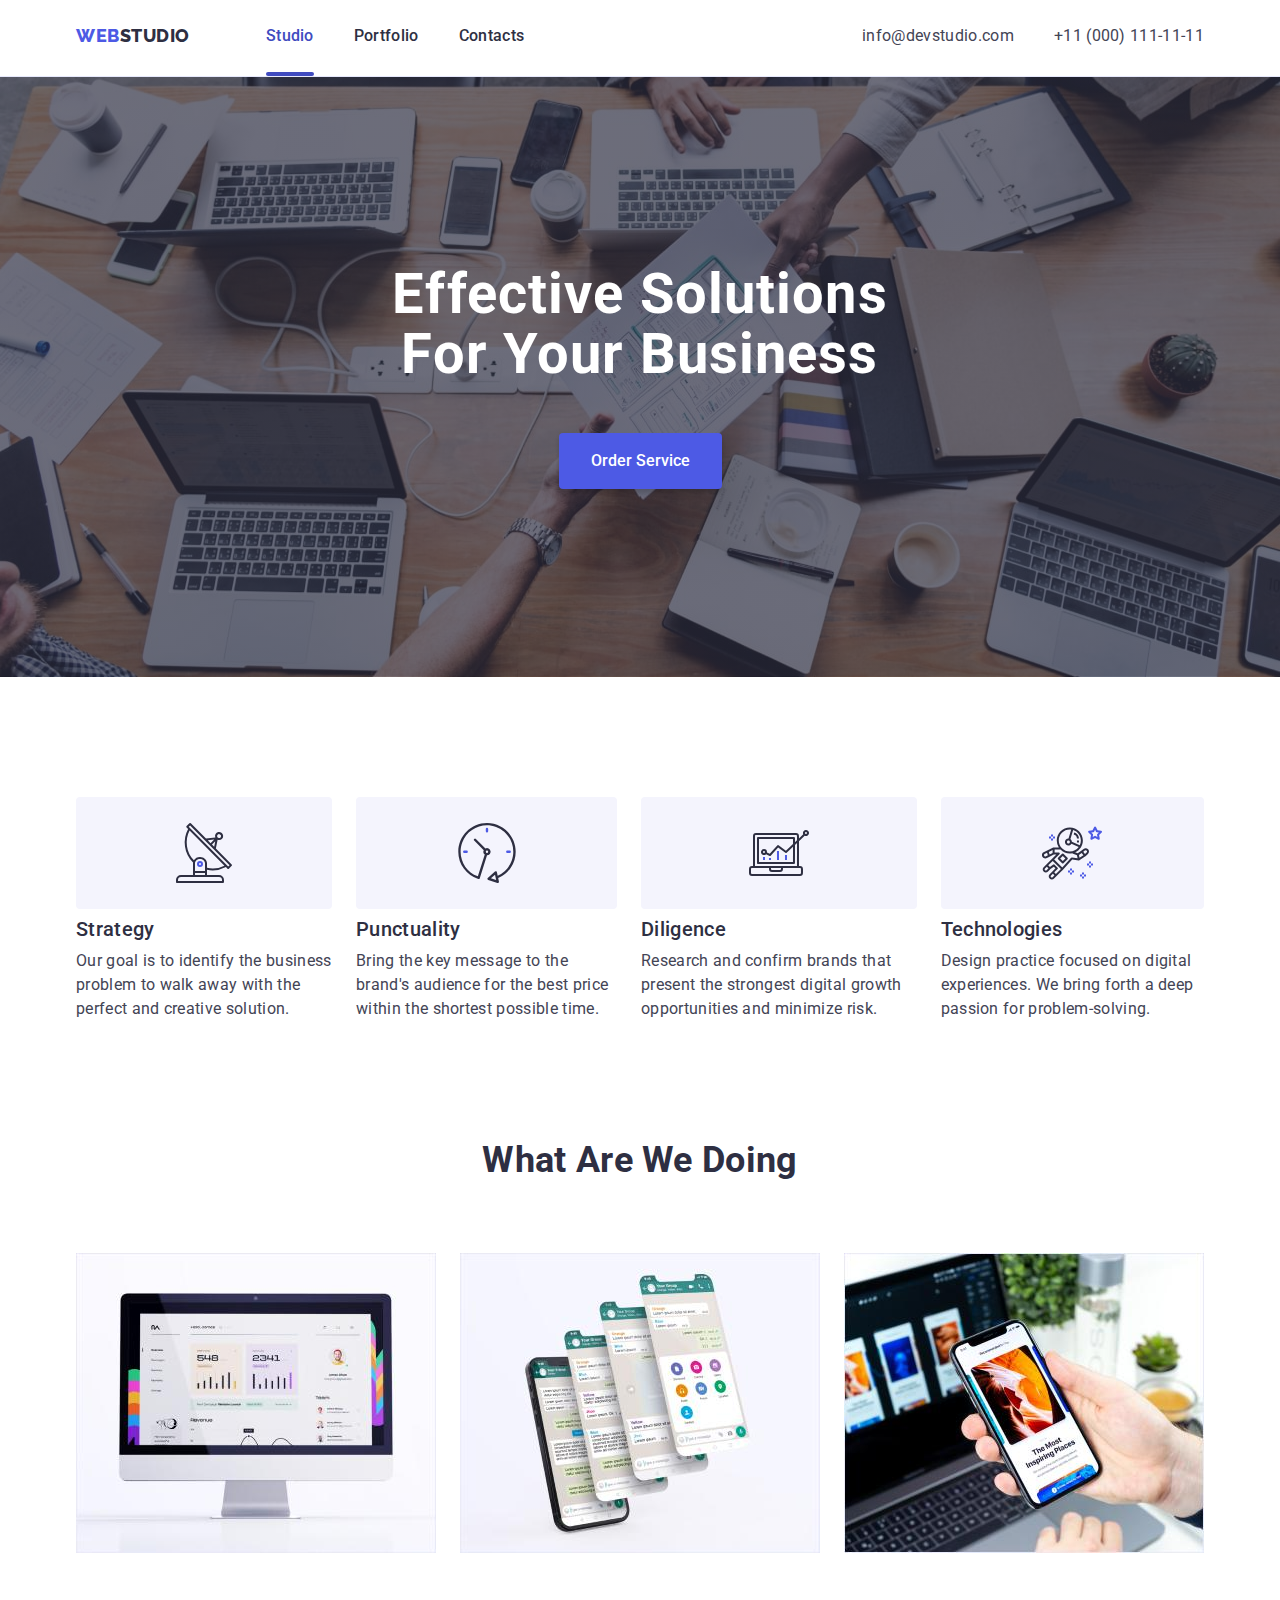
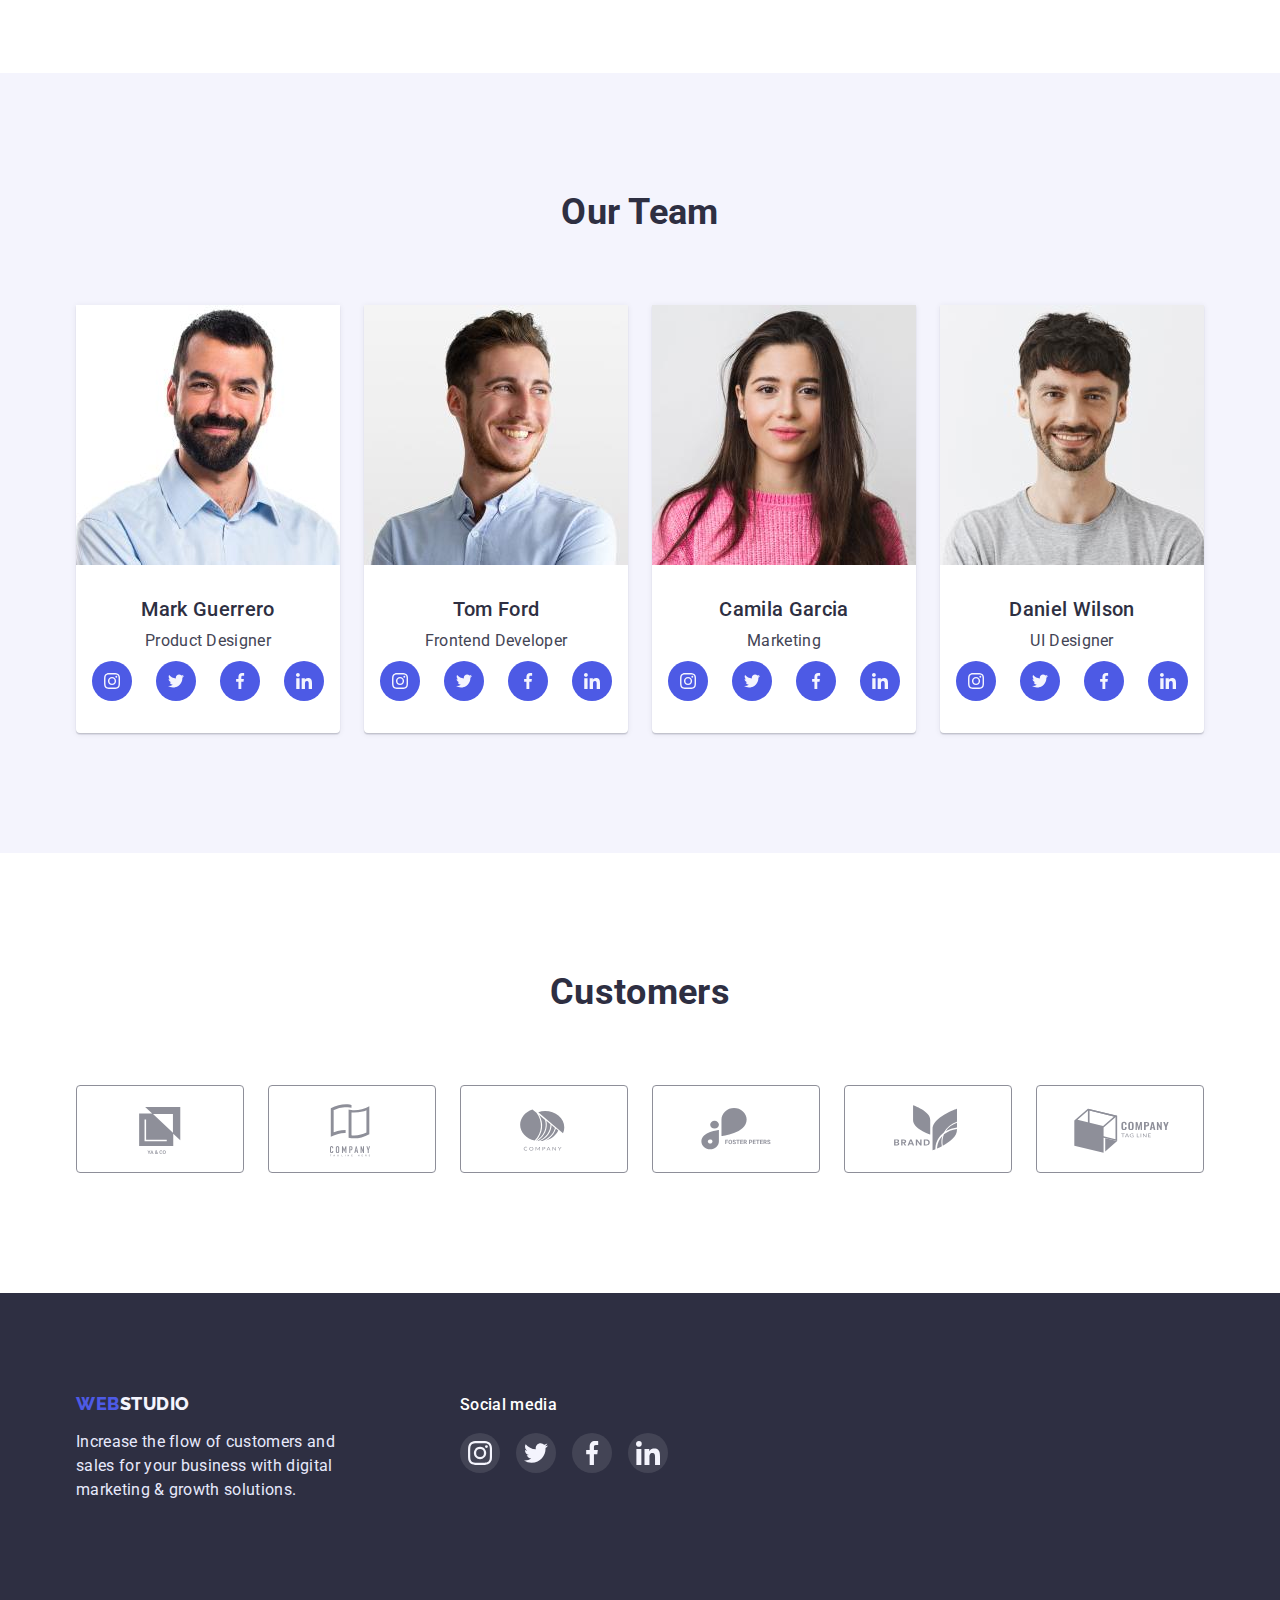
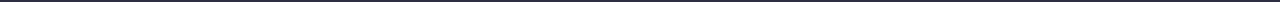
<file: index.html>
<!DOCTYPE html>
<html lang="en">
  <head>
    <meta charset="UTF-8" />
    <meta http-equiv="X-UA-Compatible" content="IE=edge" />
    <meta name="viewport" content="width=device-width, initial-scale=1.0" />
    <title>Main page</title>
    <link rel="preconnect" href="https://fonts.googleapis.com" />
    <link rel="preconnect" href="https://fonts.gstatic.com" crossorigin />
    <link
      href="https://fonts.googleapis.com/css2?family=Raleway:wght@800&family=Roboto:wght@400;500;700;900&display=swap"
      rel="stylesheet"
    />
    <link
      rel="stylesheet"
      href="https://cdnjs.cloudflare.com/ajax/libs/modern-normalize/1.0.0/modern-normalize.min.css"
    />
    <link rel="stylesheet" href="./css/style.css" />
  </head>
  <body>
    <header class="main-header">
      <div class="container flex-container">
        <nav class="flex-container">
          <a class="logo" href="./index.html"><span>Web</span>Studio</a>
          <ul class="menu-list flex-container">
            <li><a class="nav-title current" href="./index.html">Studio</a></li>
            <li><a class="nav-title" href="./portfolio.html">Portfolio</a></li>
            <li><a class="nav-title" href="./contacts.html">Contacts</a></li>
          </ul>
        </nav>
        <address class="address">
          <ul class="flex-container">
            <li>
              <a class="contacts" href="mailto:info@devstudio.com"
                >info@devstudio.com</a
              >
            </li>
            <li>
              <a class="contacts" href="tel:+110001111111"
                >+11 (000) 111-11-11</a
              >
            </li>
          </ul>
        </address>
      </div>
    </header>
    <main>
      <section class="hero">
        <h1 class="main-title">Effective Solutions for Your Business</h1>
        <button class="order-service" type="button" data-modal-open>
          Order Service
        </button>
      </section>
      <section class="benefits">
        <div class="container">
          <h2 class="visually-hidden">Benefits</h2>
          <ul class="flex-container">
            <li class="benefits-card">
              <div class="benefits-icon">
                <svg>
                  <use href="./images/icons.svg#icon-antenna-1"></use>
                </svg>
              </div>
              <h3 class="benefits-title">Strategy</h3>
              <p>
                Our goal is to identify the business problem to walk away with
                the perfect and creative solution.
              </p>
            </li>
            <li class="benefits-card">
              <div class="benefits-icon">
                <svg>
                  <use href="./images/icons.svg#icon-clock-1"></use>
                </svg>
              </div>
              <h3 class="benefits-title">Punctuality</h3>
              <p>
                Bring the key message to the brand's audience for the best price
                within the shortest possible time.
              </p>
            </li>
            <li class="benefits-card">
              <div class="benefits-icon">
                <svg>
                  <use href="./images/icons.svg#icon-diagram-1"></use>
                </svg>
              </div>
              <h3 class="benefits-title">Diligence</h3>
              <p>
                Research and confirm brands that present the strongest digital
                growth opportunities and minimize risk.
              </p>
            </li>
            <li class="benefits-card">
              <div class="benefits-icon">
                <svg>
                  <use href="./images/icons.svg#icon-astronaut-1"></use>
                </svg>
              </div>
              <h3 class="benefits-title">Technologies</h3>
              <p>
                Design practice focused on digital experiences. We bring forth a
                deep passion for problem-solving.
              </p>
            </li>
          </ul>
        </div>
      </section>
      <section class="doing-section">
        <div class="container">
          <h2 class="doing-title">What are we doing</h2>
          <ul class="flex-container">
            <li class="doing-card">
              <img
                src="./images/img_1.jpg"
                alt="Laptop solutions"
                width="360"
              />
            </li>
            <li class="doing-card">
              <img
                src="./images/img_2.jpg"
                alt="Mobile solutions"
                width="360"
              />
            </li>
            <li class="doing-card">
              <img
                src="./images/img_3.jpg"
                alt="Combine solutions"
                width="360"
              />
            </li>
          </ul>
        </div>
      </section>
      <section class="team">
        <div class="container">
          <h2 class="team-title">Our Team</h2>
          <ul class="flex-container">
            <li class="team-member-card">
              <img
                src="./images/team_1.jpg"
                alt="Our team member"
                width="264"
              />
              <h3 class="team-member-title">Mark Guerrero</h3>
              <p class="position">Product Designer</p>
              <ul class="social-network-list">
                <li class="social-network-item">
                  <a
                    class="social-network-link"
                    href="https://www.instagram.com"
                    aria-label="instagram"
                  >
                    <svg>
                      <use href="./images/icons.svg#icon-instagram"></use>
                    </svg>
                  </a>
                </li>
                <li class="social-network-item">
                  <a
                    class="social-network-link"
                    href="https://twitter.com"
                    aria-label="twitter"
                  >
                    <svg>
                      <use href="./images/icons.svg#icon-twitter"></use>
                    </svg>
                  </a>
                </li>
                <li class="social-network-item">
                  <a
                    class="social-network-link"
                    href="https://uk-ua.facebook.com"
                    aria-label="facebook"
                  >
                    <svg>
                      <use href="./images/icons.svg#icon-facebook"></use>
                    </svg>
                  </a>
                </li>
                <li class="social-network-item">
                  <a
                    class="social-network-link"
                    href="https://ua.linkedin.com"
                    aria-label="linkedin"
                  >
                    <svg>
                      <use href="./images/icons.svg#icon-linkedin"></use>
                    </svg>
                  </a>
                </li>
              </ul>
            </li>
            <li class="team-member-card">
              <img
                src="./images/team_2.jpg"
                alt="Our team member"
                width="264"
              />
              <h3 class="team-member-title">Tom Ford</h3>
              <p class="position">Frontend Developer</p>
              <ul class="social-network-list">
                <li class="social-network-item">
                  <a
                    class="social-network-link"
                    href="https://www.instagram.com"
                    aria-label="instagram"
                  >
                    <svg>
                      <use href="./images/icons.svg#icon-instagram"></use>
                    </svg>
                  </a>
                </li>
                <li class="social-network-item">
                  <a
                    class="social-network-link"
                    href="https://twitter.com"
                    aria-label="twitter"
                  >
                    <svg>
                      <use href="./images/icons.svg#icon-twitter"></use>
                    </svg>
                  </a>
                </li>
                <li class="social-network-item">
                  <a
                    class="social-network-link"
                    href="https://uk-ua.facebook.com"
                    aria-label="facebook"
                  >
                    <svg>
                      <use href="./images/icons.svg#icon-facebook"></use>
                    </svg>
                  </a>
                </li>
                <li class="social-network-item">
                  <a
                    class="social-network-link"
                    href="https://ua.linkedin.com"
                    aria-label="linkedin"
                  >
                    <svg>
                      <use href="./images/icons.svg#icon-linkedin"></use>
                    </svg>
                  </a>
                </li>
              </ul>
            </li>
            <li class="team-member-card">
              <img
                src="./images/team_3.jpg"
                alt="Our team member"
                width="264"
              />
              <h3 class="team-member-title">Camila Garcia</h3>
              <p class="position">Marketing</p>
              <ul class="social-network-list">
                <li class="social-network-item">
                  <a
                    class="social-network-link"
                    href="https://www.instagram.com"
                    aria-label="instagram"
                  >
                    <svg>
                      <use href="./images/icons.svg#icon-instagram"></use>
                    </svg>
                  </a>
                </li>
                <li class="social-network-item">
                  <a
                    class="social-network-link"
                    href="https://twitter.com"
                    aria-label="twitter"
                  >
                    <svg>
                      <use href="./images/icons.svg#icon-twitter"></use>
                    </svg>
                  </a>
                </li>
                <li class="social-network-item">
                  <a
                    class="social-network-link"
                    href="https://uk-ua.facebook.com"
                    aria-label="facebook"
                  >
                    <svg>
                      <use href="./images/icons.svg#icon-facebook"></use>
                    </svg>
                  </a>
                </li>
                <li class="social-network-item">
                  <a
                    class="social-network-link"
                    href="https://ua.linkedin.com"
                    aria-label="linkedin"
                  >
                    <svg>
                      <use href="./images/icons.svg#icon-linkedin"></use>
                    </svg>
                  </a>
                </li>
              </ul>
            </li>
            <li class="team-member-card">
              <img
                src="./images/team_4.jpg"
                alt="Our team member"
                width="264"
              />
              <h3 class="team-member-title">Daniel Wilson</h3>
              <p class="position">UI Designer</p>
              <ul class="social-network-list">
                <li class="social-network-item">
                  <a
                    class="social-network-link"
                    href="https://www.instagram.com"
                    aria-label="instagram"
                  >
                    <svg>
                      <use href="./images/icons.svg#icon-instagram"></use>
                    </svg>
                  </a>
                </li>
                <li class="social-network-item">
                  <a
                    class="social-network-link"
                    href="https://twitter.com"
                    aria-label="twitter"
                  >
                    <svg>
                      <use href="./images/icons.svg#icon-twitter"></use>
                    </svg>
                  </a>
                </li>
                <li class="social-network-item">
                  <a
                    class="social-network-link"
                    href="https://uk-ua.facebook.com"
                    aria-label="facebook"
                  >
                    <svg>
                      <use href="./images/icons.svg#icon-facebook"></use>
                    </svg>
                  </a>
                </li>
                <li class="social-network-item">
                  <a
                    class="social-network-link"
                    href="https://ua.linkedin.com"
                    aria-label="linkedin"
                  >
                    <svg>
                      <use href="./images/icons.svg#icon-linkedin"></use>
                    </svg>
                  </a>
                </li>
              </ul>
            </li>
          </ul>
        </div>
      </section>
      <section class="customers">
        <div class="container">
          <h2 class="customer-title">Customers</h2>
          <ul class="flex-container">
            <li class="customer-item">
              <a href="https://github.com" aria-label="Company 1">
                <svg>
                  <use href="./images/icons.svg#icon-customer-1"></use>
                </svg>
              </a>
            </li>
            <li class="customer-item">
              <a href="https://github.com" aria-label="Company 2">
                <svg>
                  <use href="./images/icons.svg#icon-customer-2"></use>
                </svg>
              </a>
            </li>
            <li class="customer-item">
              <a href="https://github.com" aria-label="Company 3">
                <svg>
                  <use href="./images/icons.svg#icon-customer-3"></use>
                </svg>
              </a>
            </li>
            <li class="customer-item">
              <a href="https://github.com" aria-label="Company 4">
                <svg>
                  <use href="./images/icons.svg#icon-customer-4"></use>
                </svg>
              </a>
            </li>
            <li class="customer-item">
              <a href="https://github.com" aria-label="Company 5">
                <svg>
                  <use href="./images/icons.svg#icon-customer-5"></use>
                </svg>
              </a>
            </li>
            <li class="customer-item">
              <a href="https://github.com" aria-label="Company 6">
                <svg>
                  <use href="./images/icons.svg#icon-customer-6"></use>
                </svg>
              </a>
            </li>
          </ul>
        </div>
      </section>
    </main>
    <footer>
      <div class="container flex-container footer-container">
        <div class="footer-element">
          <a class="logo footer-logo" href="./index.html"
            ><span>Web</span>Studio</a
          >
          <p class="footer-text">
            Increase the flow of customers and sales for your business with
            digital marketing & growth solutions.
          </p>
        </div>
        <div class="footer-element">
          <p class="social-media">Social media</p>
          <ul class="footer-social-networks">
            <li class="footer-social-networks-item">
              <a href="https://www.instagram.com" aria-label="instagram">
                <svg>
                  <use href="./images/icons.svg#icon-instagram"></use>
                </svg>
              </a>
            </li>
            <li class="footer-social-networks-item">
              <a href="https://twitter.com" aria-label="twitter">
                <svg>
                  <use href="./images/icons.svg#icon-twitter"></use>
                </svg>
              </a>
            </li>
            <li class="footer-social-networks-item">
              <a href="https://uk-ua.facebook.com" aria-label="facebook">
                <svg>
                  <use href="./images/icons.svg#icon-facebook"></use>
                </svg>
              </a>
            </li>
            <li class="footer-social-networks-item">
              <a href="https://ua.linkedin.com" aria-label="linkedin">
                <svg>
                  <use href="./images/icons.svg#icon-linkedin"></use>
                </svg>
              </a>
            </li>
          </ul>
        </div>
      </div>
    </footer>
    <div class="overlay is-hidden" data-modal>
      <div class="modal">
        <button class="close-btn" type="button" data-modal-close>
          <svg width="8px" height="8px">
            <use href="./images/icons.svg#close"></use>
          </svg>
        </button>
      </div>
    </div>
    <script src="./js/modal.js"></script>
  </body>
</html>
</file>
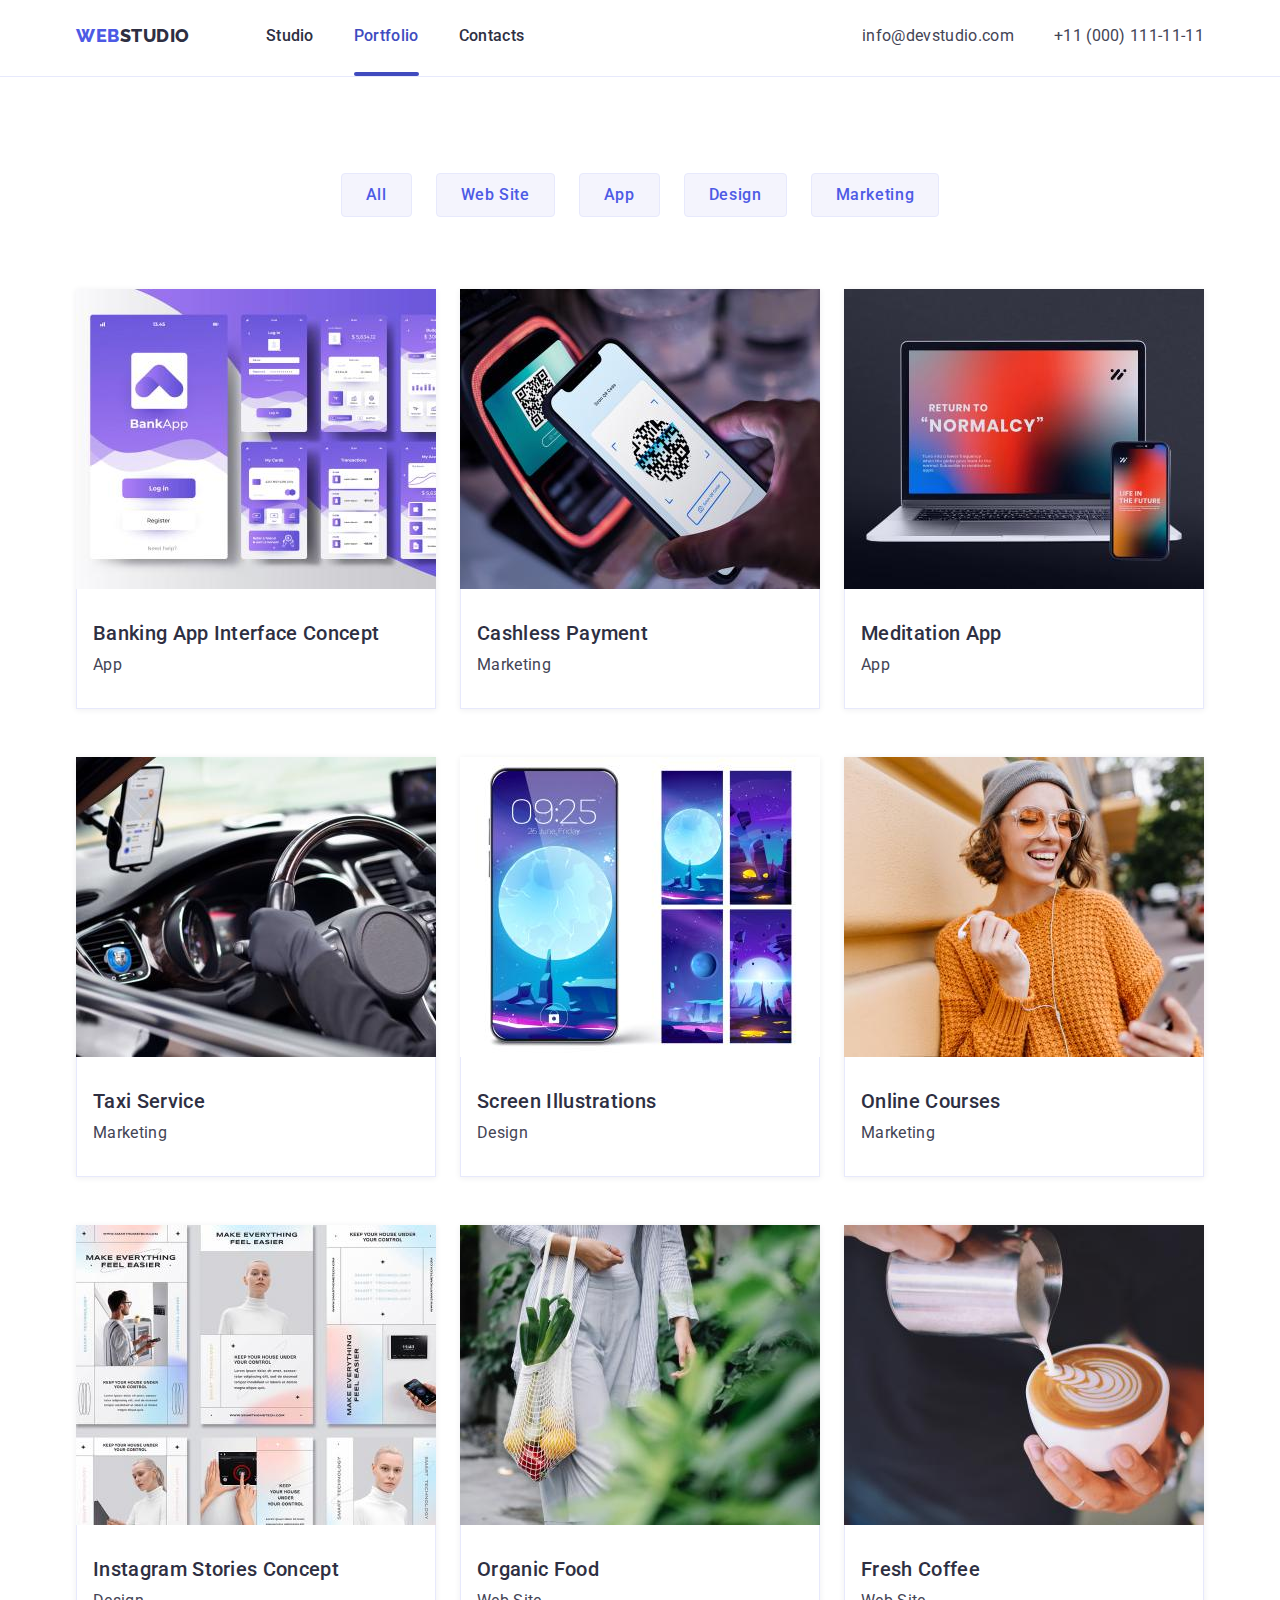
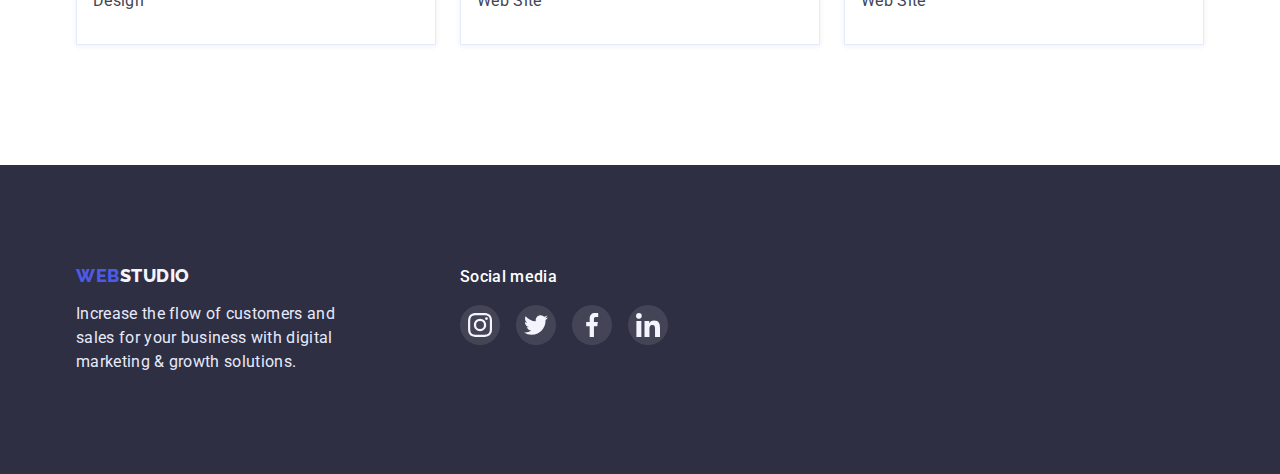
<file: portfolio.html>
<!DOCTYPE html>
<html lang="en">
  <head>
    <meta charset="UTF-8" />
    <meta http-equiv="X-UA-Compatible" content="IE=edge" />
    <meta name="viewport" content="width=device-width, initial-scale=1.0" />
    <title>Portfolio</title>
    <link rel="preconnect" href="https://fonts.googleapis.com" />
    <link rel="preconnect" href="https://fonts.gstatic.com" crossorigin />
    <link
      href="https://fonts.googleapis.com/css2?family=Raleway:wght@800&family=Roboto:wght@400;500;700;900&display=swap"
      rel="stylesheet"
    />
    <link
      rel="stylesheet"
      href="https://cdnjs.cloudflare.com/ajax/libs/modern-normalize/1.0.0/modern-normalize.min.css"
    />
    <link rel="stylesheet" href="./css/style.css" />
  </head>
  <body>
    <header class="main-header">
      <div class="container flex-container">
        <nav class="flex-container">
          <a class="logo" href="./index.html"><span>Web</span>Studio</a>
          <ul class="menu-list flex-container">
            <li><a class="nav-title" href="./index.html">Studio</a></li>
            <li>
              <a class="nav-title current" href="./portfolio.html">Portfolio</a>
            </li>
            <li><a class="nav-title" href="./contacts.html">Contacts</a></li>
          </ul>
        </nav>
        <address class="address">
          <ul class="flex-container">
            <li>
              <a class="contacts" href="mailto:info@devstudio.com"
                >info@devstudio.com</a
              >
            </li>
            <li>
              <a class="contacts" href="tel:+110001111111"
                >+11 (000) 111-11-11</a
              >
            </li>
          </ul>
        </address>
      </div>
    </header>
    <main>
      <section class="portfolio-section">
        <h1 class="visually-hidden">Portfolio</h1>
        <ul class="filter container flex-container">
          <li><button class="filter-btn" type="button">All</button></li>
          <li><button class="filter-btn" type="button">Web Site</button></li>
          <li><button class="filter-btn" type="button">App</button></li>
          <li><button class="filter-btn" type="button">Design</button></li>
          <li><button class="filter-btn" type="button">Marketing</button></li>
        </ul>
        <ul class="portfolio-list container flex-container">
          <li>
            <a href="https://www.google.com/">
              <div class="portfolio-card-wrapper">
                <img
                  src="./images/portfolio-1.jpg"
                  alt="Banking app screens"
                  width="360"
                />
                <p class="portfolio-card-overlay">
                  14 Stylish and User-Friendly App Design Concepts · Task
                  Manager App · Calorie Tracker App · Exotic Fruit Ecommerce App
                  · Cloud Storage App
                </p>
              </div>
              <div class="border-container">
                <h2 class="example-title">Banking App Interface Concept</h2>
                <p>App</p>
              </div>
            </a>
          </li>

          <li>
            <a href="https://www.google.com/">
              <div class="portfolio-card-wrapper">
                <img
                  src="./images/portfolio-2.jpg"
                  alt="Cashless payment show"
                  width="360"
                />
                <p class="portfolio-card-overlay">
                  14 Stylish and User-Friendly App Design Concepts · Task
                  Manager App · Calorie Tracker App · Exotic Fruit Ecommerce App
                  · Cloud Storage App
                </p>
              </div>
              <div class="border-container">
                <h2 class="example-title">Cashless Payment</h2>
                <p>Marketing</p>
              </div>
            </a>
          </li>

          <li>
            <a href="https://www.google.com/">
              <div class="portfolio-card-wrapper">
                <img
                  src="./images/portfolio-3.jpg"
                  alt="Meditation app screen"
                  width="360"
                />
                <p class="portfolio-card-overlay">
                  14 Stylish and User-Friendly App Design Concepts · Task
                  Manager App · Calorie Tracker App · Exotic Fruit Ecommerce App
                  · Cloud Storage App
                </p>
              </div>
              <div class="border-container">
                <h2 class="example-title">Meditation App</h2>
                <p>App</p>
              </div>
            </a>
          </li>

          <li>
            <a href="https://www.google.com/">
              <div class="portfolio-card-wrapper">
                <img
                  src="./images/portfolio-4.jpg"
                  alt="Taxi service preview"
                  width="360"
                />
                <p class="portfolio-card-overlay">
                  14 Stylish and User-Friendly App Design Concepts · Task
                  Manager App · Calorie Tracker App · Exotic Fruit Ecommerce App
                  · Cloud Storage App
                </p>
              </div>
              <div class="border-container">
                <h2 class="example-title">Taxi Service</h2>
                <p>Marketing</p>
              </div>
            </a>
          </li>

          <li>
            <a href="https://www.google.com/">
              <div class="portfolio-card-wrapper">
                <img
                  src="./images/portfolio-5.jpg"
                  alt="Mobile screen illustrations"
                  width="360"
                />
                <p class="portfolio-card-overlay">
                  14 Stylish and User-Friendly App Design Concepts · Task
                  Manager App · Calorie Tracker App · Exotic Fruit Ecommerce App
                  · Cloud Storage App
                </p>
              </div>
              <div class="border-container">
                <h2 class="example-title">Screen Illustrations</h2>
                <p>Design</p>
              </div>
            </a>
          </li>

          <li>
            <a href="https://www.google.com/">
              <div class="portfolio-card-wrapper">
                <img
                  src="./images/portfolio-6.jpg"
                  alt="Online couerses show"
                  width="360"
                />
                <p class="portfolio-card-overlay">
                  14 Stylish and User-Friendly App Design Concepts · Task
                  Manager App · Calorie Tracker App · Exotic Fruit Ecommerce App
                  · Cloud Storage App
                </p>
              </div>
              <div class="border-container">
                <h2 class="example-title">Online Courses</h2>
                <p>Marketing</p>
              </div>
            </a>
          </li>

          <li>
            <a href="https://www.google.com/">
              <div class="portfolio-card-wrapper">
                <img
                  src="./images/portfolio-7.jpg"
                  alt="Instagram stories preview"
                  width="360"
                />
                <p class="portfolio-card-overlay">
                  14 Stylish and User-Friendly App Design Concepts · Task
                  Manager App · Calorie Tracker App · Exotic Fruit Ecommerce App
                  · Cloud Storage App
                </p>
              </div>
              <div class="border-container">
                <h2 class="example-title">Instagram Stories Concept</h2>
                <p>Design</p>
              </div>
            </a>
          </li>

          <li>
            <a href="https://www.google.com/">
              <div class="portfolio-card-wrapper">
                <img
                  src="./images/portfolio-8.jpg"
                  alt="Organic food photo sample"
                  width="360"
                />
                <p class="portfolio-card-overlay">
                  14 Stylish and User-Friendly App Design Concepts · Task
                  Manager App · Calorie Tracker App · Exotic Fruit Ecommerce App
                  · Cloud Storage App
                </p>
              </div>
              <div class="border-container">
                <h2 class="example-title">Organic Food</h2>
                <p>Web Site</p>
              </div>
            </a>
          </li>
          <li>
            <a href="https://www.google.com/">
              <div class="portfolio-card-wrapper">
                <img
                  src="./images/portfolio-9.jpg"
                  alt="Coffee cup photo"
                  width="360"
                />
                <p class="portfolio-card-overlay">
                  14 Stylish and User-Friendly App Design Concepts · Task
                  Manager App · Calorie Tracker App · Exotic Fruit Ecommerce App
                  · Cloud Storage App
                </p>
              </div>
              <div class="border-container">
                <h2 class="example-title">Fresh Coffee</h2>
                <p>Web Site</p>
              </div>
            </a>
          </li>
        </ul>
      </section>
    </main>
    <footer>
      <div class="container flex-container footer-container">
        <div class="footer-element">
          <a class="logo footer-logo" href="./index.html"
            ><span>Web</span>Studio</a
          >
          <p class="footer-text">
            Increase the flow of customers and sales for your business with
            digital marketing & growth solutions.
          </p>
        </div>
        <div class="footer-element">
          <p class="social-media">Social media</p>
          <ul class="footer-social-networks">
            <li class="footer-social-networks-item">
              <a href="https://www.instagram.com" aria-label="instagram">
                <svg>
                  <use href="./images/icons.svg#icon-instagram"></use>
                </svg>
              </a>
            </li>
            <li class="footer-social-networks-item">
              <a href="https://twitter.com" aria-label="twitter">
                <svg>
                  <use href="./images/icons.svg#icon-twitter"></use>
                </svg>
              </a>
            </li>
            <li class="footer-social-networks-item">
              <a href="https://uk-ua.facebook.com" aria-label="facebook">
                <svg>
                  <use href="./images/icons.svg#icon-facebook"></use>
                </svg>
              </a>
            </li>
            <li class="footer-social-networks-item">
              <a href="https://ua.linkedin.com" aria-label="linkedin">
                <svg>
                  <use href="./images/icons.svg#icon-linkedin"></use>
                </svg>
              </a>
            </li>
          </ul>
        </div>
      </div>
    </footer>
  </body>
</html>
</file>
<file: css/style.css>
/* div, section, p {
    outline: 1px solid greenyellow;
} */
:root {
  --main-text-color: #434455;
  --main-title-color: #2e2f42;
  --main-background-color: #ffffff;
  --secondary-background-color: #f4f4fd;
  --hover-color: #404bbf;
  --footer-text-color: #e7e9fc;
  --first-part-logo-color: #4d5ae5;
  --footer-socials-bg: rgba(255, 255, 255, 0.1);
  --footer-socials-bg-hover: #31d0aa;
  --icon-color: #8e8f99;
  --modal-overlay-bg: rgba(46, 47, 66, 0.4);
  --modal-bg-color: #fcfcfc;
  --close-btn-bg-color: #e7e9fc;
  --close-btn-border-color: rgba(0, 0, 0, 0.1);
  --transition-func: cubic-bezier(0.4, 0, 0.2, 1);
}
body {
  font-family: 'Roboto', sans-serif;
  font-weight: 400;
  font-size: 16px;
  line-height: 1.5;
  letter-spacing: 0.02em;
  color: var(--main-text-color);
  background-color: var(--main-background-color);
}

a {
  text-decoration: none;
}

ul {
  margin-top: 0;
  margin-bottom: 0;
  padding-left: 0;
  list-style: none;
}

h1,
h2,
h3,
h4,
p {
  margin-top: 0;
  margin-bottom: 0;
}

section {
  padding-top: 120px;
  padding-bottom: 120px;
}

img {
  display: block;
}
.container {
  margin: 0 auto;
  width: 1158px;
  padding: 0 15px;
}

.flex-container {
  display: flex;
}
/* Header styles */

.main-header {
  padding: 24px 0 28px 0;
  border-bottom: 1px solid var(--footer-text-color);
}
.logo {
  margin-right: 76px;
  font-family: 'Raleway', sans-serif;
  font-weight: 800;
  font-size: 18px;
  line-height: 1.33;
  letter-spacing: 0.03em;
  text-transform: uppercase;
  text-decoration: none;
  color: var(--main-title-color);
}

.logo span {
  color: var(--first-part-logo-color);
}

.nav-title {
  font-weight: 500;
  color: var(--main-title-color);
  transition: color 250ms var(--transition-func);
}
.menu-list > li,
.address li {
  margin-right: 40px;
}

.menu-list > li:last-child,
.address li:last-child {
  margin-right: 0;
}
.contacts {
  color: inherit;
  transition: color 250ms var(--transition-func);
}

.nav-title:hover,
.nav-title:focus,
.nav-title:active,
.contacts:hover,
.contacts:focus,
.contacts:active,
.current {
  color: var(--hover-color);
}

.current {
  position: relative;
}
.current::after {
  position: absolute;
  left: 0;
  bottom: -31.4px;
  content: '';
  width: 100%;
  height: 4px;
  background-color: var(--hover-color);
  pointer-events: none;
  border-radius: 2px;
}
.address {
  margin-left: auto;
  font-style: normal;
}
/* Hero section  */

.bg-container {
}

.hero {
  max-width: 1440px;
  margin: 0 auto;

  padding-top: 188px;
  padding-bottom: 188px;
  text-align: center;
  background-image: linear-gradient(
      rgba(46, 47, 66, 0.7),
      rgba(46, 47, 66, 0.7) 100%
    ),
    url(../images/people-office.jpg);
  background-repeat: no-repeat;
  background-position: center;
  background-color: var(--main-title-color);
}

.main-title {
  display: block;
  max-width: 496px;
  margin: 0 auto 48px;
  font-weight: 700;
  font-size: 56px;
  line-height: 1.07;
  letter-spacing: 0.02em;
  text-transform: capitalize;
  color: var(--main-background-color);
}

.order-service {
  padding: 16px 32px;
  background: var(--first-part-logo-color);
  box-shadow: 0px 4px 4px rgba(0, 0, 0, 0.15);
  border-radius: 4px;
  font-weight: 500;
  color: var(--main-background-color);
  font-size: inherit;
  line-height: inherit;
  cursor: pointer;
  border: none;
  transition: background-color 250ms var(--transition-func);
}

.order-service:hover,
.order-service:focus,
.order-service:active {
  background-color: var(--hover-color);
}

/* Benefits section  */

.visually-hidden {
  position: absolute;
  width: 1px;
  height: 1px;
  margin: -1px;
  border: 0;
  padding: 0;

  white-space: nowrap;
  clip-path: inset(100%);
  clip: rect(0 0 0 0);
  overflow: hidden;
}

.benefits-title,
.team-member-title,
.example-title {
  margin-bottom: 8px;
  font-weight: 500;
  font-size: 20px;
  line-height: 1.2;
  color: var(--main-title-color);
}

.benefits-card {
  width: calc((100%-2.13% * 3) / 4);
}
.benefits-card:not(:last-child) {
  margin-right: 2.13%;
}

.benefits-icon {
  display: flex;
  justify-content: center;
  align-items: center;
  margin-bottom: 8px;
  background-color: var(--secondary-background-color);
  border-radius: 4px;
}
.benefits-icon svg {
  display: block;
  max-width: 60px;
  max-height: 112px;
}

/* "What are we doing" section  */

.doing-section {
  padding-top: 0;
}

.doing-title,
.team-title,
.customer-title {
  margin-bottom: 72px;
  font-weight: 700;
  font-size: 36px;
  line-height: 1.11;
  text-align: center;
  text-transform: capitalize;
  color: var(--main-title-color);
}

.doing-card {
  width: calc((100%-2.13% * 2) / 3);
  margin-right: 2.13%;
}
.doing-card:nth-child(3n) {
  margin-right: 0;
}
/* Team section  */

.team {
  background-color: var(--secondary-background-color);
}

.team-member-card {
  width: calc((100%-2.13% * 3) / 4);
  margin-right: 2.13%;
  padding-bottom: 32px;
  text-align: center;
  background-color: var(--main-background-color);
  box-shadow: 0px 1px 6px rgba(46, 47, 66, 0.08),
    0px 1px 1px rgba(46, 47, 66, 0.16), 0px 2px 1px rgba(46, 47, 66, 0.08);
  border-radius: 0px 0px 4px 4px;
}

.team-member-card:nth-child(4n) {
  margin-right: 0;
}
.team-member-card img {
  margin-bottom: 32px;
}
.position {
  margin-bottom: 8px;
}
.social-network-list {
  display: flex;
  justify-content: space-between;
  padding: 0 16px;
}

.social-network-link {
  display: flex;
  justify-content: center;
  align-items: center;
  width: 40px;
  height: 40px;
  background-color: var(--first-part-logo-color);
  border-radius: 50%;

  transition: background-color 250ms var(--transition-func);
}

.social-network-link:hover,
.social-network-link:focus {
  background-color: var(--hover-color);
}
.social-network-link svg {
  width: 16px;
  height: 16px;
}

/* Customers  */

.customer-item:not(:last-child) {
  margin-right: 24px;
}
.customer-item a {
  display: flex;
  justify-content: center;
  align-items: center;
  width: 168px;
  height: 88px;
  color: var(--icon-color);
  border: 1px solid var(--icon-color);
  border-radius: 4px;

  transition: color 250ms var(--transition-func),
    border-color 250ms var(--transition-func);
}

.customer-item svg {
  width: 104px;
  height: 56px;
  fill: currentColor;
}
.customer-item a:hover,
.customer-item a:focus {
  color: var(--hover-color);
  border-color: var(--hover-color);
}

/* Footer  */

footer {
  padding-top: 100px;
  padding-bottom: 100px;
  background-color: var(--main-title-color);
}

.footer-logo {
  display: inline-block;
  margin-right: 0;
  margin-bottom: 16px;
  padding: 0;
  line-height: 1.17;
  color: var(--secondary-background-color);
}

.footer-text {
  max-width: 264px;
  font-size: 16px;
  color: var(--footer-text-color);
}
.footer-element:first-child {
  margin-right: 120px;
}

.social-media {
  margin-bottom: 16px;
  font-weight: 500;
  font-size: 16px;
  line-height: 1.5;
  letter-spacing: 0.02em;
  color: var(--main-background-color);
}

.footer-social-networks {
  display: flex;
}

.footer-social-networks-item {
  margin-right: 16px;
}

.footer-social-networks-item a {
  display: flex;
  justify-content: center;
  align-items: center;
  width: 40px;
  height: 40px;
  border-radius: 50%;
  background-color: var(--footer-socials-bg);
  transition: background-color 250ms var(--transition-func);
}

.footer-social-networks-item a:hover,
.footer-social-networks-item a:focus {
  background-color: var(--footer-socials-bg-hover);
}
.footer-social-networks-item:last-child {
  margin-right: 0;
}

.footer-social-networks-item svg {
  width: 24px;
  height: 24px;
}
/* Modal window  */

.overlay {
  position: fixed;
  width: 100vw;
  height: 100vh;
  left: 0;
  top: 0;
  background-color: var(--modal-overlay-bg);
  transition: opacity 250ms var(--transition-func);
  opacity: 1;
}

.is-hidden {
  visibility: hidden;
  opacity: 0;
  pointer-events: none;
}

.is-hidden .modal {
  transform: translate(-50%, -50%) scale(0);
}

.modal {
  position: absolute;
  width: 408px;
  height: 586px;
  left: 50%;
  top: 50%;
  transform: translate(-50%, -50%) scale(100%);
  background-color: var(--modal-bg-color);
  box-shadow: 0px 1px 1px rgba(0, 0, 0, 0.14), 0px 1px 3px rgba(0, 0, 0, 0.12),
    0px 2px 1px rgba(0, 0, 0, 0.2);
  border-radius: 4px;
  transition: transform 250ms var(--transition-func) 50ms;
}
.close-btn {
  position: absolute;
  top: 24px;
  right: 24px;
  display: flex;
  justify-content: center;
  align-items: center;
  width: 24px;
  height: 24px;
  padding: 0;
  background-color: var(--close-btn-bg-color);
  border: 1px solid var(--close-btn-border-color);
  border-radius: 50%;
  cursor: pointer;
  transition: background-color 250ms var(--transition-func),
    border-color 250ms var(--transition-func);
}
.close-btn svg {
  transition: fill 250ms var(--transition-func);
}

.close-btn:hover {
  background-color: var(--hover-color);
  border-color: var(--hover-color);
}
.close-btn:hover svg {
  fill: var(--main-background-color);
}
/* PORTFOLIO PAGE  */
.portfolio-section {
  padding-top: 96px;
}
.filter {
  justify-content: center;
  margin-bottom: 72px;
}

.filter > li {
  margin-right: 2.13%;
}
.filter > li:last-child {
  margin-right: 0;
}
.filter-btn {
  padding: 12px 24px;
  font-weight: 500;
  text-align: center;
  letter-spacing: 0.04em;
  color: var(--first-part-logo-color);
  background-color: var(--secondary-background-color);
  border: 1px solid var(--footer-text-color);
  border-radius: 4px;
  cursor: pointer;
  transition: background-color 250ms var(--transition-func),
    color 250ms var(--transition-func),
    border-color 250ms var(--transition-func),
    box-shadow 250ms var(--transition-func);
}
.filter-btn:hover,
.filter-btn:focus,
.filter-btn:active {
  color: var(--main-background-color);
  background-color: var(--hover-color);
  box-shadow: 0px 3px 1px rgba(0, 0, 0, 0.1), 0px 2px 1px rgba(0, 0, 0, 0.08),
    0px 2px 2px rgba(0, 0, 0, 0.12);
  border-color: var(--hover-color);
}

.portfolio-list {
  flex-wrap: wrap;
}

.portfolio-list > li {
  width: 360px;
  margin-right: 24px;
  margin-bottom: 48px;
}

.portfolio-list a {
  display: inline-block;

  color: var(--main-text-color);
  box-shadow: 0px 1px 6px rgba(46, 47, 66, 0.08);
  transition: box-shadow 250ms var(--transition-func);
}
.portfolio-list a:hover,
.portfolio-list a:focus {
  box-shadow: 0px 1px 6px rgba(46, 47, 66, 0.08),
    0px 1px 1px rgba(46, 47, 66, 0.16), 0px 2px 1px rgba(46, 47, 66, 0.08);
}
.portfolio-list a:active {
  color: var(--main-text-color);
}
.portfolio-list > li:nth-child(3n) {
  margin-right: 0;
}

.portfolio-list > li:nth-last-child(-n + 3) {
  margin-bottom: 0;
}

.border-container {
  padding-left: 16px;
  padding-top: 32px;
  padding-bottom: 31px;
  border: 1px solid var(--footer-text-color);
  border-top: none;
}

.portfolio-card-wrapper {
  position: relative;
  overflow: hidden;
}
.portfolio-card-overlay {
  position: absolute;
  top: 0;
  left: 0;
  right: 0;
  bottom: 0;
  padding: 40px 32px;
  transform: translateY(100%);
  color: var(--secondary-background-color);
  background-color: var(--first-part-logo-color);
  opacity: 0;
  transition: transform 250ms var(--transition-func),
    opacity 500ms var(--transition-func);
}

.portfolio-list a:hover .portfolio-card-overlay {
  transform: translateY(0);
  opacity: 1;
}
</file>
